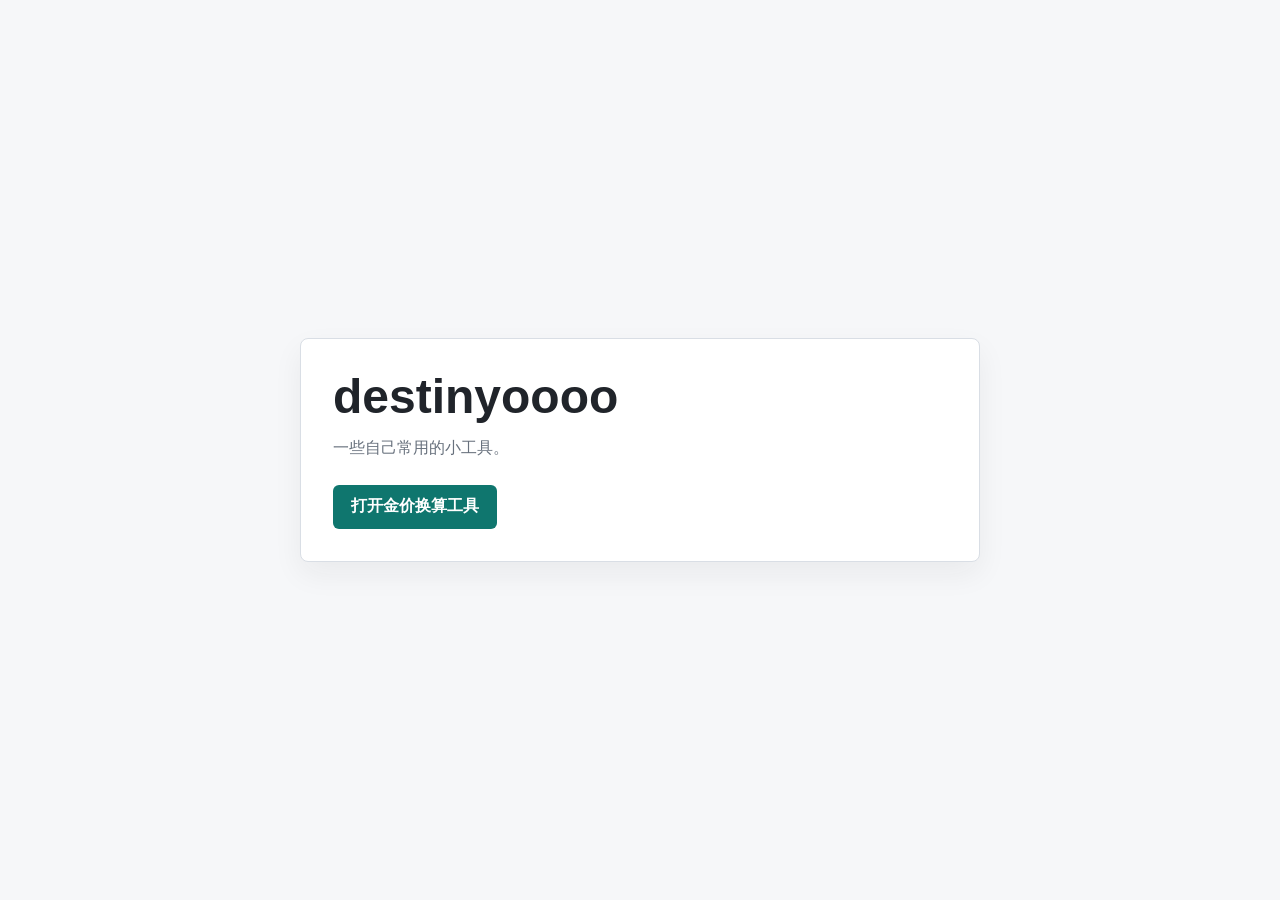
<file: index.html>
<!doctype html>
<html lang="zh-CN">
<head>
  <meta charset="utf-8">
  <meta name="viewport" content="width=device-width, initial-scale=1">
  <title>destinyoooo</title>
  <style>
    :root {
      color-scheme: light;
      --bg: #f6f7f9;
      --ink: #20242a;
      --muted: #68717d;
      --line: #d9dee5;
      --accent: #0f766e;
    }

    * {
      box-sizing: border-box;
    }

    body {
      margin: 0;
      min-height: 100vh;
      display: grid;
      place-items: center;
      padding: 24px;
      font-family: -apple-system, BlinkMacSystemFont, "Segoe UI", sans-serif;
      background: var(--bg);
      color: var(--ink);
    }

    main {
      width: min(680px, 100%);
      padding: 32px;
      background: #fff;
      border: 1px solid var(--line);
      border-radius: 8px;
      box-shadow: 0 12px 30px rgba(32, 36, 42, 0.06);
    }

    h1 {
      margin: 0 0 10px;
      font-size: clamp(30px, 5vw, 48px);
      line-height: 1.1;
      letter-spacing: 0;
    }

    p {
      margin: 0 0 24px;
      color: var(--muted);
      font-size: 16px;
      line-height: 1.7;
    }

    a {
      display: inline-flex;
      min-height: 44px;
      align-items: center;
      padding: 0 18px;
      border-radius: 6px;
      background: var(--accent);
      color: #fff;
      font-weight: 700;
      text-decoration: none;
    }
  </style>
</head>
<body>
  <main>
    <h1>destinyoooo</h1>
    <p>一些自己常用的小工具。</p>
    <a href="./goldprice/">打开金价换算工具</a>
  </main>
</body>
</html>
</file>
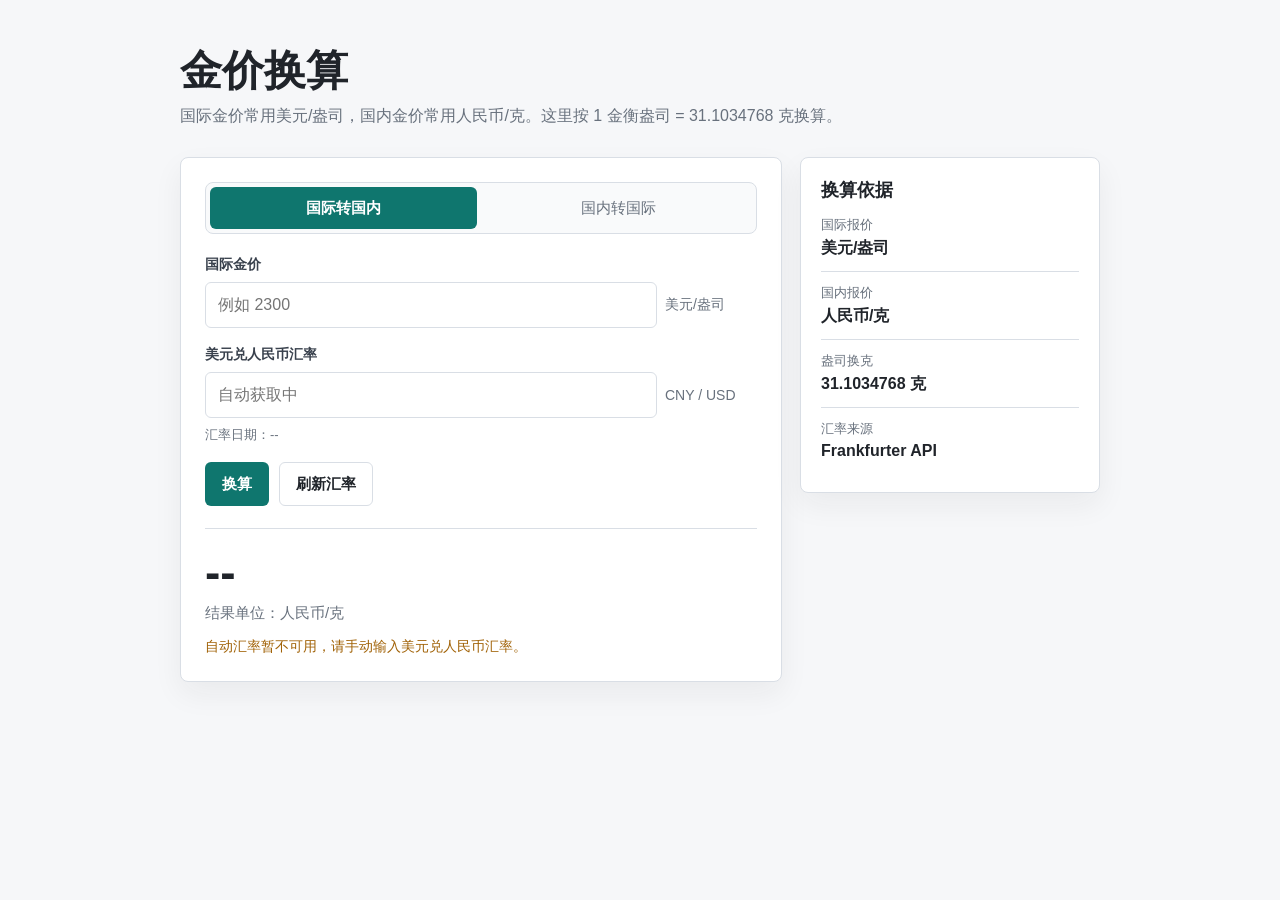
<file: goldprice/index.html>
<!doctype html>
<html lang="zh-CN">
<head>
  <meta charset="utf-8">
  <meta name="viewport" content="width=device-width, initial-scale=1">
  <title>金价换算</title>
  <link rel="stylesheet" href="./styles.css">
</head>
<body>
  <main>
    <header class="header">
      <h1>金价换算</h1>
      <p>国际金价常用美元/盎司，国内金价常用人民币/克。这里按 1 金衡盎司 = 31.1034768 克换算。</p>
    </header>

    <div class="layout">
      <section class="panel" aria-label="金价换算工具">
        <div class="tabs" role="tablist" aria-label="转换方向">
          <button class="tab active" type="button" data-direction="intl-to-cn" role="tab" aria-selected="true">国际转国内</button>
          <button class="tab" type="button" data-direction="cn-to-intl" role="tab" aria-selected="false">国内转国际</button>
        </div>

        <div class="field">
          <label for="price" id="priceLabel">国际金价</label>
          <div class="input-row">
            <input id="price" type="number" step="0.01" min="0" inputmode="decimal" placeholder="例如 2300">
            <span class="unit" id="priceUnit">美元/盎司</span>
          </div>
        </div>

        <div class="field">
          <label for="rate">美元兑人民币汇率</label>
          <div class="input-row">
            <input id="rate" type="number" step="0.0001" min="0" inputmode="decimal" placeholder="自动获取中">
            <span class="unit">CNY / USD</span>
          </div>
          <div class="mini" id="rateDate">汇率日期：--</div>
        </div>

        <div class="actions">
          <button class="primary" type="button" id="convert">换算</button>
          <button class="secondary" type="button" id="refreshRate">刷新汇率</button>
        </div>

        <div class="result" aria-live="polite">
          <div class="result-value" id="resultValue">--</div>
          <div class="result-unit" id="resultUnit">等待输入</div>
        </div>
        <div class="status" id="status"></div>
      </section>

      <aside class="side" aria-label="换算依据">
        <h2>换算依据</h2>
        <div class="fact">
          <span>国际报价</span>
          <strong>美元/盎司</strong>
        </div>
        <div class="fact">
          <span>国内报价</span>
          <strong>人民币/克</strong>
        </div>
        <div class="fact">
          <span>盎司换克</span>
          <strong>31.1034768 克</strong>
        </div>
        <div class="fact">
          <span>汇率来源</span>
          <strong>Frankfurter API</strong>
        </div>
      </aside>
    </div>
  </main>

  <script src="./converter.js"></script>
  <script src="./app.js"></script>
</body>
</html>
</file>
<file: goldprice/styles.css>
:root {
  color-scheme: light;
  --bg: #f6f7f9;
  --panel: #ffffff;
  --ink: #20242a;
  --muted: #68717d;
  --line: #d9dee5;
  --accent: #0f766e;
  --accent-dark: #115e59;
  --warn: #a16207;
  --error: #b42318;
}

* {
  box-sizing: border-box;
}

body {
  margin: 0;
  min-height: 100vh;
  font-family: -apple-system, BlinkMacSystemFont, "Segoe UI", sans-serif;
  background: var(--bg);
  color: var(--ink);
}

main {
  width: min(920px, calc(100% - 32px));
  margin: 0 auto;
  padding: 48px 0;
}

.header h1 {
  margin: 0 0 8px;
  font-size: clamp(28px, 4vw, 42px);
  line-height: 1.1;
  letter-spacing: 0;
}

.header p {
  margin: 0 0 28px;
  color: var(--muted);
  font-size: 16px;
  line-height: 1.7;
}

.layout {
  display: grid;
  grid-template-columns: minmax(0, 1fr) 300px;
  gap: 18px;
  align-items: start;
}

.panel,
.side {
  background: var(--panel);
  border: 1px solid var(--line);
  border-radius: 8px;
  box-shadow: 0 12px 30px rgba(32, 36, 42, 0.06);
}

.panel {
  padding: 24px;
}

.side {
  padding: 20px;
}

.tabs {
  display: grid;
  grid-template-columns: 1fr 1fr;
  gap: 8px;
  margin-bottom: 22px;
  padding: 4px;
  border: 1px solid var(--line);
  border-radius: 8px;
  background: #f9fafb;
}

.tab {
  min-height: 42px;
  border: 0;
  border-radius: 6px;
  background: transparent;
  color: var(--muted);
  font-size: 15px;
  cursor: pointer;
}

.tab.active {
  background: var(--accent);
  color: white;
  font-weight: 700;
}

label {
  display: block;
  margin-bottom: 8px;
  color: #39414d;
  font-size: 14px;
  font-weight: 700;
}

.field {
  margin-bottom: 18px;
}

.input-row {
  display: grid;
  grid-template-columns: minmax(0, 1fr) auto;
  gap: 8px;
  align-items: center;
}

input {
  width: 100%;
  min-height: 46px;
  padding: 0 12px;
  border: 1px solid var(--line);
  border-radius: 6px;
  color: var(--ink);
  font-size: 16px;
  outline: none;
}

input:focus {
  border-color: var(--accent);
  box-shadow: 0 0 0 3px rgba(15, 118, 110, 0.12);
}

.unit {
  min-width: 92px;
  color: var(--muted);
  font-size: 14px;
  text-align: left;
}

.mini {
  margin-top: 8px;
  color: var(--muted);
  font-size: 13px;
}

.actions {
  display: flex;
  gap: 10px;
  flex-wrap: wrap;
  margin-top: 4px;
}

button.primary,
button.secondary {
  min-height: 44px;
  border-radius: 6px;
  padding: 0 16px;
  border: 1px solid transparent;
  font-size: 15px;
  font-weight: 700;
  cursor: pointer;
}

button.primary {
  background: var(--accent);
  color: white;
}

button.primary:hover {
  background: var(--accent-dark);
}

button.secondary {
  background: white;
  color: var(--ink);
  border-color: var(--line);
}

.result {
  margin-top: 22px;
  padding-top: 18px;
  border-top: 1px solid var(--line);
}

.result-value {
  font-size: clamp(28px, 6vw, 46px);
  line-height: 1.1;
  font-weight: 800;
  letter-spacing: 0;
}

.result-unit {
  margin-top: 6px;
  color: var(--muted);
  font-size: 15px;
}

.status {
  min-height: 22px;
  margin-top: 12px;
  color: var(--muted);
  font-size: 14px;
  line-height: 1.6;
}

.status.error {
  color: var(--error);
}

.status.warn {
  color: var(--warn);
}

.side h2 {
  margin: 0 0 14px;
  font-size: 18px;
  letter-spacing: 0;
}

.fact {
  display: grid;
  gap: 4px;
  padding: 12px 0;
  border-top: 1px solid var(--line);
}

.fact:first-of-type {
  border-top: 0;
  padding-top: 0;
}

.fact span {
  color: var(--muted);
  font-size: 13px;
}

.fact strong {
  font-size: 16px;
}

@media (max-width: 760px) {
  main {
    padding: 28px 0;
  }

  .layout {
    grid-template-columns: 1fr;
  }

  .panel {
    padding: 18px;
  }

  .input-row {
    grid-template-columns: 1fr;
  }

  .unit {
    min-width: 0;
  }
}
</file>
